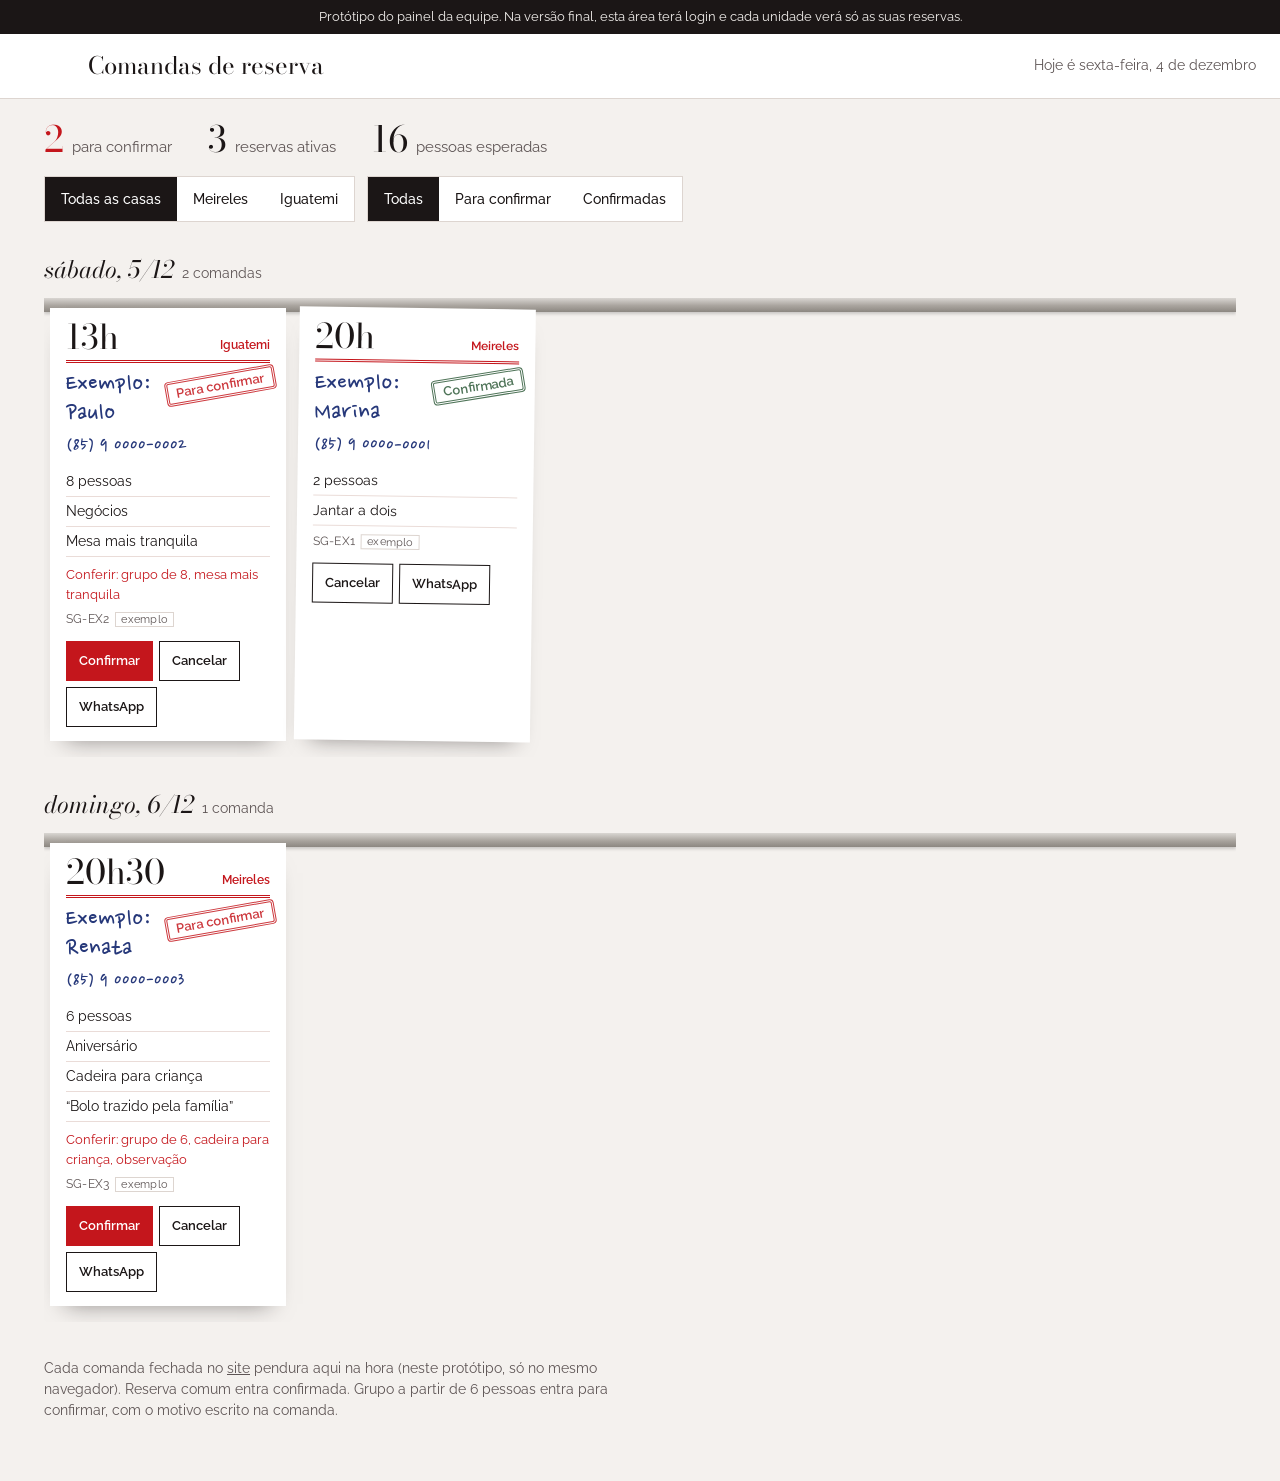
<file: painel/index.html>
<!doctype html>
<html lang="pt-BR">
<head>
<meta charset="utf-8">
<meta name="viewport" content="width=device-width,initial-scale=1">
<meta name="robots" content="noindex,nofollow">
<title>Painel da equipe · Santa Grelha</title>
<link rel="preconnect" href="https://fonts.googleapis.com">
<link rel="preconnect" href="https://fonts.gstatic.com" crossorigin>
<link href="https://fonts.googleapis.com/css2?family=Bodoni+Moda:ital,opsz,wght@0,6..96,400;0,6..96,500;1,6..96,400&family=Raleway:wght@400;500;600&family=Nanum+Pen+Script&display=swap" rel="stylesheet">
<style>
/* Painel do Santa Grelha: o trilho de comandas da cozinha. Cada dia é um trilho; cada reserva é uma comanda pendurada,
   com o horário no alto e o carimbo da situação. A equipe confirma ou cancela direto na comanda. */
:root{--toalha:#F4F1EE;--papel:#fff;--tinta:#1B1616;--tinta-2:#5E5555;--sg:#C4161C;--sg-escuro:#8E0E13;--verde:#2F5B3A;--regra:#DDD5D0;--pauta:#EADCD8;--caneta:#26387A;
 --serif:'Bodoni Moda',Didot,serif;--sans:'Raleway',system-ui,sans-serif;--mao:'Nanum Pen Script','Bradley Hand',cursive;
 --logo:url(https://static.wixstatic.com/media/404bb8_81e786be002e46a6983a11a3dbeebdc5~mv2.png/v1/fill/w_600,h_440,al_c,q_85/sg.png)}
*{box-sizing:border-box;margin:0;padding:0}
body{background:var(--toalha);color:var(--tinta);font:400 15px/1.5 var(--sans);-webkit-font-smoothing:antialiased}
a{color:inherit}
:focus-visible{outline:3px solid var(--sg);outline-offset:2px}
.demo{background:var(--tinta);color:var(--toalha);font-size:13px;text-align:center;padding:7px 16px}
.mono{background:var(--sg);-webkit-mask:var(--logo) center/contain no-repeat;mask:var(--logo) center/contain no-repeat}
header{display:flex;align-items:center;gap:16px;padding:14px 24px;flex-wrap:wrap;background:var(--papel);border-bottom:1px solid var(--regra)}
header .mono{width:48px;height:36px}
header h1{font-family:var(--serif);font-weight:400;font-size:24px}
header .hoje{margin-left:auto;font-size:14px;color:var(--tinta-2)}
main{max-width:1240px;margin:0 auto;padding:22px 24px 60px}
.numeros{display:flex;gap:36px;flex-wrap:wrap;margin-bottom:18px}
.numeros div{display:flex;align-items:baseline;gap:8px}
.numeros b{font-family:var(--serif);font-weight:400;font-size:36px;line-height:1}
.numeros span{color:var(--tinta-2)}
.numeros .alerta b{color:var(--sg)}
.barra{display:flex;gap:12px;flex-wrap:wrap;margin-bottom:8px}
.filtro{display:flex;background:var(--papel);border:1px solid var(--regra);max-width:100%;overflow-x:auto}
.filtro button{background:none;border:0;font:500 14px var(--sans);min-height:44px;padding:0 16px;cursor:pointer;color:var(--tinta);white-space:nowrap}
.filtro button[aria-pressed=true]{background:var(--tinta);color:#fff}

/* o trilho */
.dia{margin-top:30px}
.dia h2{font-family:var(--serif);font-style:italic;font-weight:400;font-size:24px}
.dia h2 small{font:400 14px var(--sans);font-style:normal;color:var(--tinta-2);margin-left:8px}
.trilho{position:relative;margin-top:10px;padding-top:16px;overflow-x:auto}
.trilho::before{content:'';position:absolute;left:0;right:0;top:0;height:14px;background:linear-gradient(180deg,#d9d6d2,#a9a49e 55%,#8c8781);box-shadow:0 2px 3px rgba(0,0,0,.18)}
.fila{display:flex;gap:14px;padding:0 6px 16px;width:max-content;min-width:100%}
.comanda{width:236px;flex:none;background:var(--papel);position:relative;box-shadow:0 14px 22px -16px rgba(27,22,22,.5);transform-origin:50% -8px;padding:12px 16px 14px;margin-top:-6px}
.comanda:nth-child(3n+2){transform:rotate(.8deg)}.comanda:nth-child(3n){transform:rotate(-.6deg)}
.comanda .topo{display:flex;justify-content:space-between;align-items:baseline;border-bottom:3px double var(--sg);padding-bottom:6px}
.comanda .topo b{font-family:var(--serif);font-weight:400;font-size:34px;line-height:1}
.comanda .topo span{font-size:12px;font-weight:600;color:var(--sg)}
.comanda .nome{font-family:var(--mao);font-size:28px;line-height:1.05;color:var(--caneta);margin-top:8px}
.comanda .tel{font-family:var(--mao);font-size:21px;color:var(--caneta)}
.comanda .linhas{list-style:none;margin-top:6px;font-size:14px}
.comanda .linhas li{border-bottom:1px solid var(--pauta);padding:4px 0}
.comanda .conferir{font-size:13px;color:var(--sg);margin-top:8px}
.comanda .cod{font-size:12px;color:var(--tinta-2);margin-top:6px;letter-spacing:.02em}
.comanda .ex{font-size:11px;color:var(--tinta-2);border:1px solid var(--regra);padding:0 5px;margin-left:6px}
.carimbo{float:right;margin:10px -6px 4px 8px;border:3px double currentColor;border-radius:4px;padding:2px 8px;font:600 13px var(--sans);transform:rotate(-10deg);mix-blend-mode:multiply;opacity:.85;background:var(--papel)}
.carimbo.confirmada{color:var(--verde)}.carimbo.aguardando{color:var(--sg)}.carimbo.cancelada{color:var(--tinta-2)}
.comanda.cancelada{opacity:.55}
.comanda.cancelada .nome{text-decoration:line-through}
.acoes{display:flex;gap:6px;margin-top:12px;flex-wrap:wrap}
.acoes button,.acoes a{font:600 13px var(--sans);min-height:40px;padding:0 12px;border:1px solid var(--tinta);background:none;color:var(--tinta);cursor:pointer;text-decoration:none;display:inline-flex;align-items:center}
.acoes .sim{background:var(--sg);border-color:var(--sg);color:#fff}
.vazio{margin-top:30px;padding:30px;background:var(--papel);text-align:center;color:var(--tinta-2)}
.rodape{margin-top:36px;font-size:14px;color:var(--tinta-2);max-width:70ch}
@media (max-width:640px){main{padding:18px 14px 50px}header{padding:12px 14px}.numeros{gap:20px}.numeros b{font-size:28px}}
</style>
</head>
<body>
<div class="demo">Protótipo do painel da equipe. Na versão final, esta área terá login e cada unidade verá só as suas reservas.</div>
<header><div class="mono" role="img" aria-label="Santa Grelha"></div><h1>Comandas de reserva</h1><span class="hoje" id="hoje"></span></header>
<main>
  <div class="numeros" id="numeros"></div>
  <div class="barra">
    <div class="filtro" role="group" aria-label="Casa" id="f-casa"></div>
    <div class="filtro" role="group" aria-label="Situação" id="f-status">
      <button type="button" data-f="todas" aria-pressed="true">Todas</button>
      <button type="button" data-f="aguardando" aria-pressed="false">Para confirmar</button>
      <button type="button" data-f="confirmada" aria-pressed="false">Confirmadas</button>
    </div>
  </div>
  <div id="dias"></div>
  <p class="rodape">Cada comanda fechada no <a href="../site/#comanda">site</a> pendura aqui na hora (neste protótipo, só no mesmo navegador). Reserva comum entra confirmada. Grupo a partir de 6 pessoas entra para confirmar, com o motivo escrito na comanda.</p>
</main>
<script src="../site/marca.js"></script>
<script src="../site/comum.js"></script>
<script>
lang='pt';
const esc=t=>String(t??'').replace(/[&<>"]/g,c=>({'&':'&amp;','<':'&lt;','>':'&gt;','"':'&quot;'}[c]));
const base=new Date(new Date().toLocaleString('en-US',{timeZone:'America/Fortaleza'}));
const dd=(k,h,m)=>{const x=new Date(base);x.setDate(base.getDate()+k);x.setHours(h,m,0,0);return x;};
const fd=x=>`${DIAS[x.getDay()]}, ${x.getDate()}/${x.getMonth()+1}`;
let exemplos=(MARCA.exemplos||[]).map((e,i)=>{const x=dd(e.k,e.h,e.m);return {...e,codigo:MARCA.prefixo+'-EX'+(i+1),exemplo:1,inicio:x.toISOString(),dia:fd(x),hora:hm(e.h*60+e.m)};});
let fCasa='todas',fStatus='todas';
const todas=()=>[...Reservas.todas(),...exemplos].sort((a,b)=>new Date(a.inicio)-new Date(b.inicio));
function muda(c,s){if(c.includes('-EX'))exemplos.find(x=>x.codigo===c).status=s;else Reservas.muda(c,{status:s});pinta();}
const ROT={aguardando:'Para confirmar',confirmada:'Confirmada',cancelada:'Cancelada'};
function comanda(x){const u=unidade(x.casa),itens=[x.pessoas+' pessoas',x.ocasiao,...(x.pedidos||[]),x.obs?`“${x.obs}”`:''].filter(Boolean);
 return `<article class="comanda ${x.status}"><div class="topo"><b>${x.hora}</b><span>${u?u.nome:''}</span></div>
  <div class="carimbo ${x.status}">${ROT[x.status]}</div>
  <div class="nome">${esc(x.nome)}</div><div class="tel">${esc(x.zap)}</div>
  <ul class="linhas">${itens.map(t=>`<li>${esc(t)}</li>`).join('')}</ul>
  ${x.status==='aguardando'&&x.motivos&&x.motivos.length?`<p class="conferir">Conferir: ${esc(x.motivos.join(', '))}</p>`:''}
  <p class="cod">${x.codigo}${x.exemplo?'<span class="ex">exemplo</span>':''}</p>
  <div class="acoes">${x.status==='aguardando'?`<button type="button" class="sim" data-r="${x.codigo}" data-s="confirmada">Confirmar</button>`:''}${x.status!=='cancelada'?`<button type="button" data-r="${x.codigo}" data-s="cancelada">Cancelar</button>`:''}<a href="https://wa.me/55${String(x.zap).replace(/\D/g,'').replace(/^55/,'')}" target="_blank" rel="noopener">WhatsApp</a></div></article>`;}
function pinta(){
 document.getElementById('hoje').textContent='Hoje é '+new Date().toLocaleDateString('pt-BR',{timeZone:'America/Fortaleza',weekday:'long',day:'numeric',month:'long'});
 const l=todas().filter(x=>fCasa==='todas'||x.casa===fCasa),at=l.filter(x=>x.status!=='cancelada'),ag=at.filter(x=>x.status==='aguardando').length;
 document.getElementById('numeros').innerHTML=[[ag,'para confirmar',ag?'alerta':''],[at.length,'reservas ativas',''],[at.reduce((s,x)=>s+Number(x.pessoas),0),'pessoas esperadas','']].map(([n,t,c])=>`<div class="${c}"><b>${n}</b><span>${t}</span></div>`).join('');
 document.getElementById('f-casa').innerHTML=[['todas','Todas as casas'],...MARCA.unidades.map(u=>[u.id,u.nome])].map(([k,n])=>`<button type="button" data-c="${k}" aria-pressed="${fCasa===k}">${n}</button>`).join('');
 const vis=l.filter(x=>fStatus==='todas'||x.status===fStatus),grupos=new Map();
 vis.forEach(x=>{if(!grupos.has(x.dia))grupos.set(x.dia,[]);grupos.get(x.dia).push(x);});
 document.getElementById('dias').innerHTML=vis.length?[...grupos].map(([dia,lista])=>`<section class="dia"><h2>${dia}<small>${lista.length} ${lista.length===1?'comanda':'comandas'}</small></h2><div class="trilho"><div class="fila">${lista.map(comanda).join('')}</div></div></section>`).join('')
  :`<p class="vazio">Nenhuma comanda pendurada. <a href="../site/#comanda">Feche uma comanda no site</a> para ver como ela chega.</p>`;
}
document.getElementById('dias').addEventListener('click',e=>{const b=e.target.closest('button[data-r]');if(b)muda(b.dataset.r,b.dataset.s);});
document.getElementById('f-casa').addEventListener('click',e=>{const b=e.target.closest('button');if(b){fCasa=b.dataset.c;pinta();}});
document.getElementById('f-status').addEventListener('click',e=>{const b=e.target.closest('button');if(!b)return;fStatus=b.dataset.f;document.querySelectorAll('#f-status button').forEach(x=>x.setAttribute('aria-pressed',x===b));pinta();});
addEventListener('storage',pinta);
pinta();
</script>
</body>
</html>
</file>
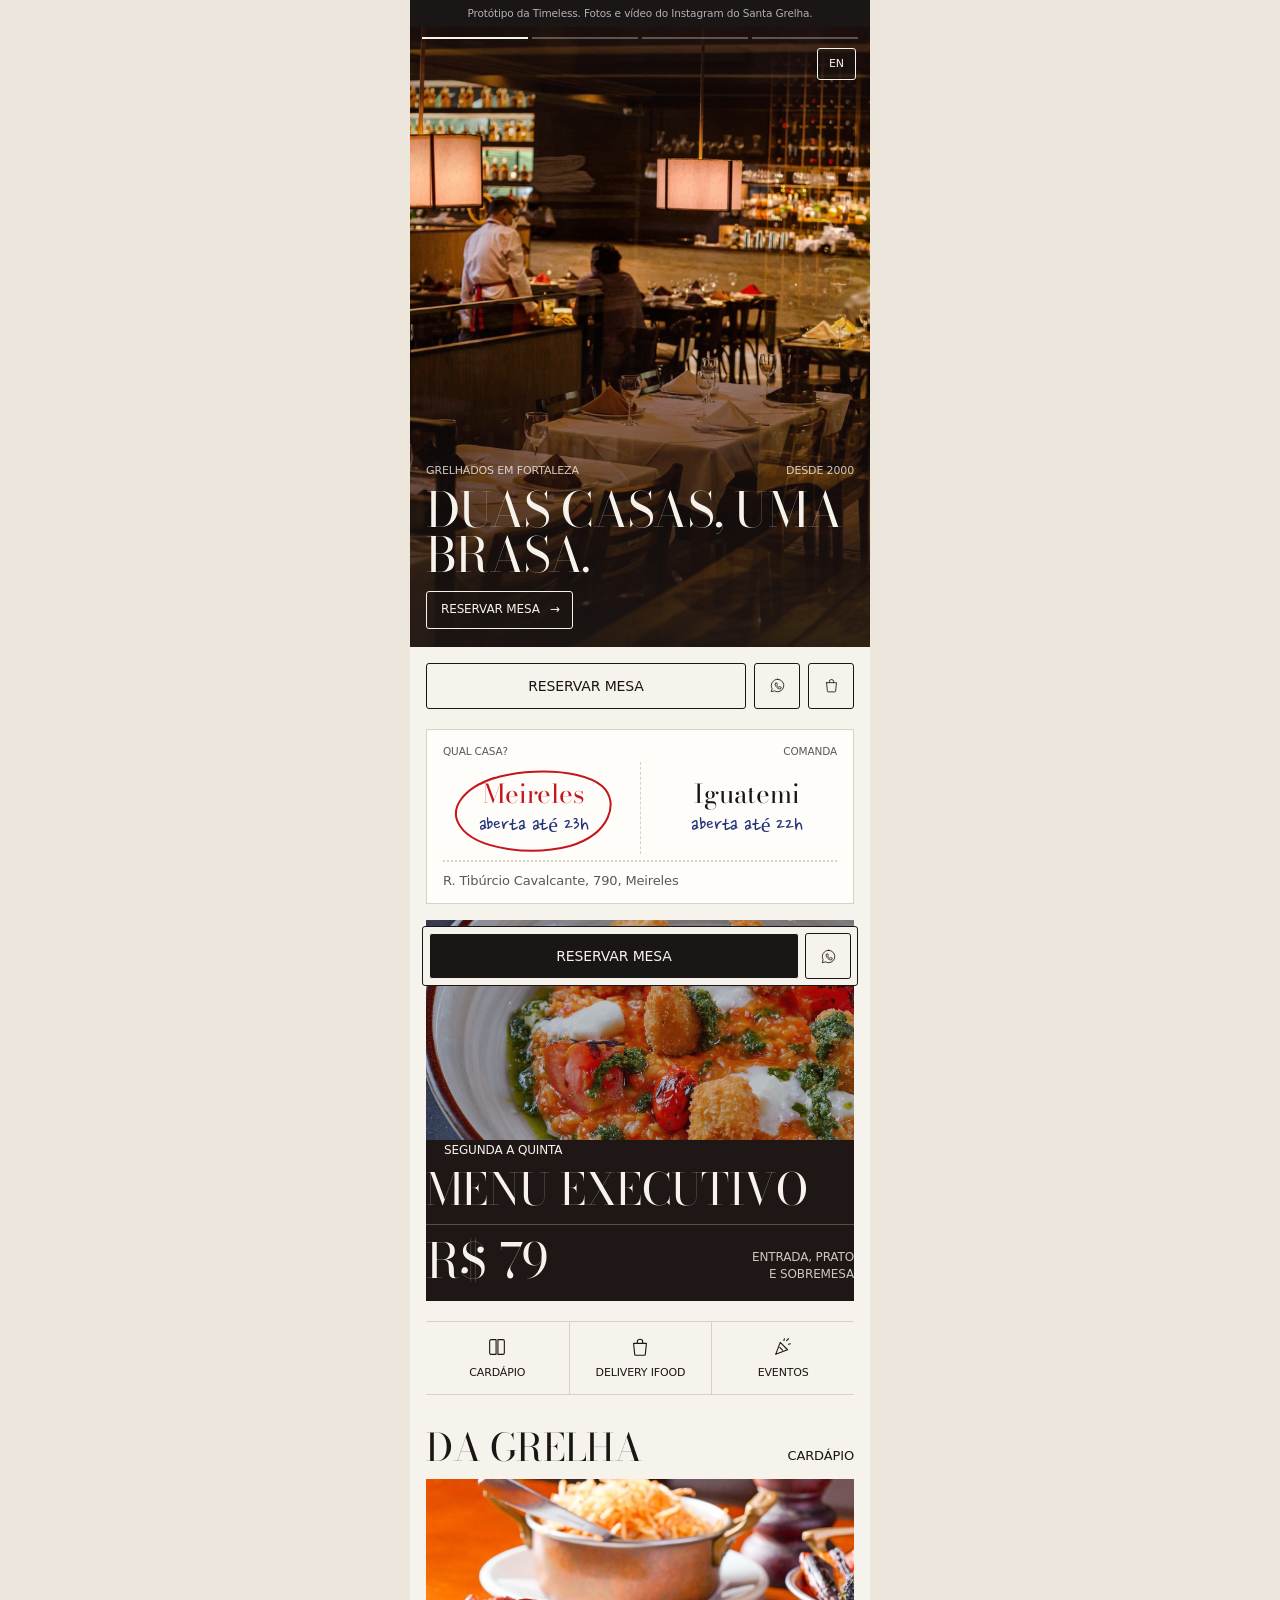
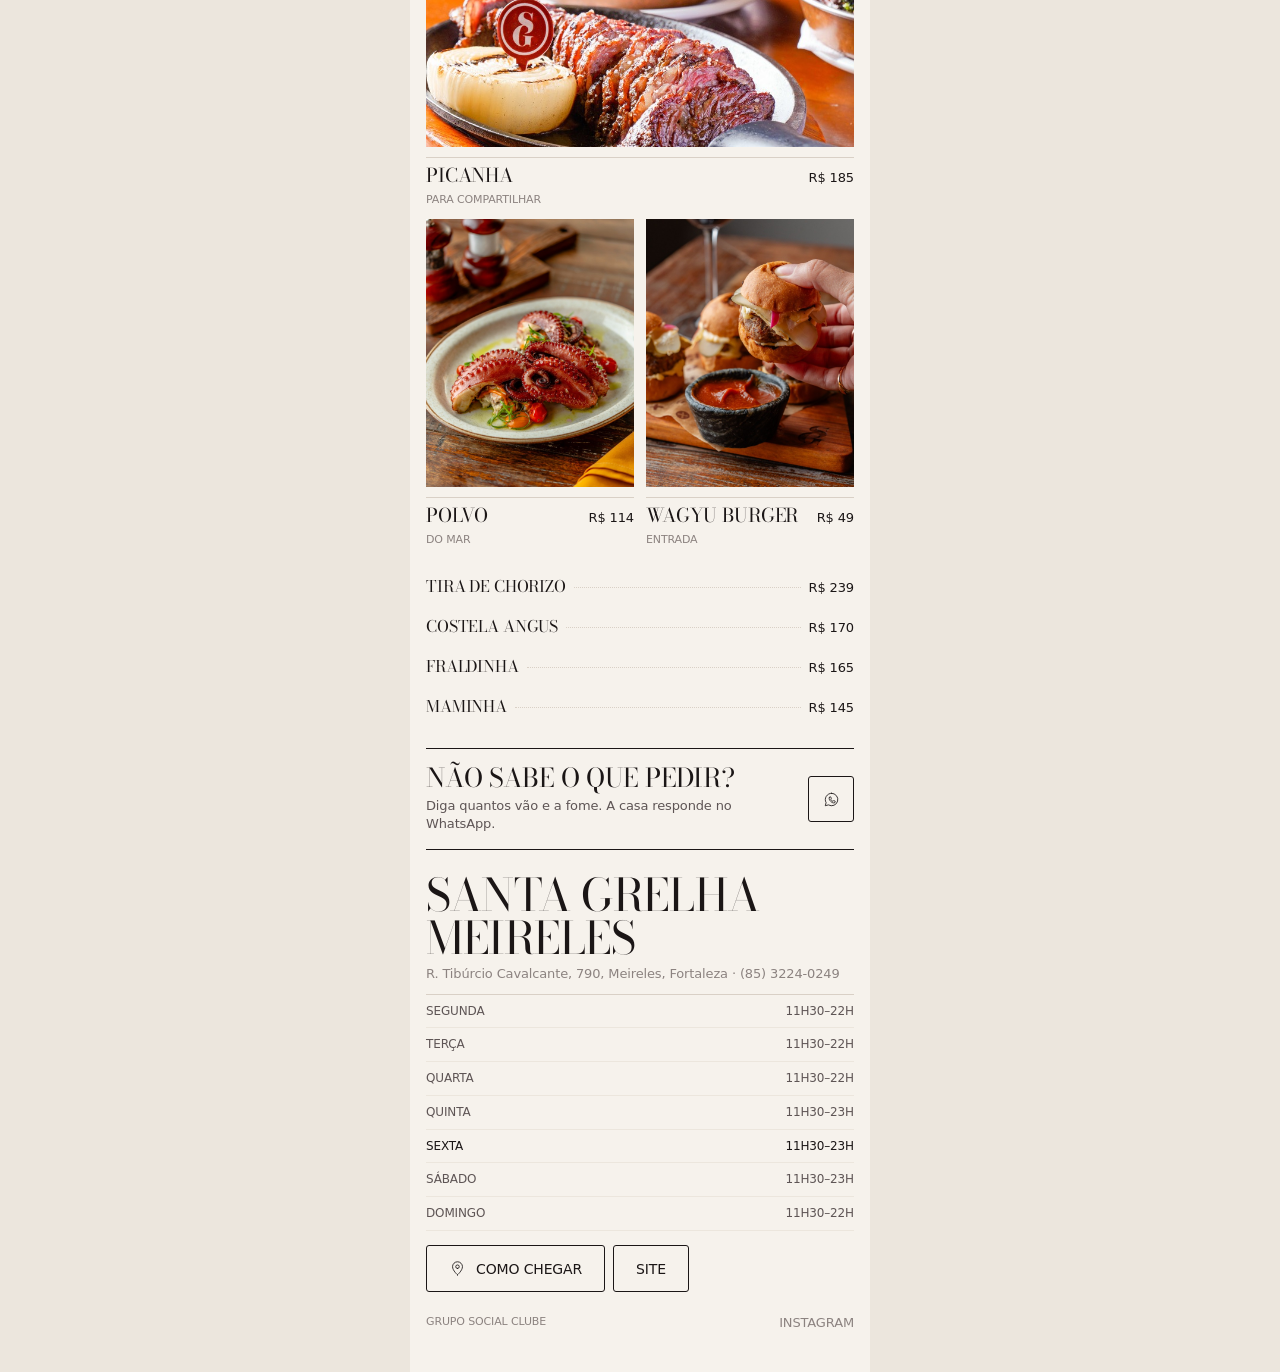
<file: site/links/index.html>
<!doctype html>
<html lang="pt-BR">
<head>
<meta charset="utf-8">
<meta name="viewport" content="width=device-width,initial-scale=1,viewport-fit=cover">
<meta name="robots" content="noindex,nofollow">
<meta name="theme-color" content="#1e1715">
<title>Santa Grelha</title>
<meta name="description" content="Santa Grelha, grelhados em Fortaleza desde 2000. Meireles e Iguatemi. Reserve a mesa, veja a carta e fale com a casa.">
<link rel="preconnect" href="https://fonts.googleapis.com"><link rel="preconnect" href="https://fonts.gstatic.com" crossorigin>
<link href="https://fonts.googleapis.com/css2?family=Bodoni+Moda:ital,opsz,wght@0,6..96,400;0,6..96,500;1,6..96,400&family=Nanum+Pen+Script&display=swap" rel="stylesheet">
<link rel="preconnect" href="https://api.fontshare.com" crossorigin>
<link href="https://api.fontshare.com/v2/css?f[]=satoshi@500,700&display=swap" rel="stylesheet">
<link rel="stylesheet" href="../estilo.css">
<style>
/* Bio do Santa Grelha. Lógica do PróLINK; identidade da casa: linho branco, vermelho, monograma, a Bodoni do logo.
   Stories do salão no topo, o cartão forte do executivo, a faixa de três, os pratos, a comanda das casas e a ajuda. */
.pg{max-width:460px;margin:0 auto;position:relative;padding-bottom:40px;background:var(--pergaminho)}
@media (min-width:600px){body{background:var(--linho)}}
.demo{font-size:10.5px;text-align:center;padding:6px 12px;background:var(--onix);color:rgba(246,242,236,.7)}

/* stories */
.stories{position:relative;height:min(74svh,620px);min-height:520px;overflow:hidden;background:var(--torra);color:var(--pergaminho);touch-action:pan-y}
.st{position:absolute;inset:0;opacity:0;transition:opacity .6s var(--ease)}
.st.on{opacity:1}
.st video,.st img{position:absolute;inset:0;width:100%;height:100%;object-fit:cover}
.st::after{content:'';position:absolute;inset:0;background:linear-gradient(180deg,rgba(30,23,21,.55),rgba(30,23,21,0) 24%,rgba(30,23,21,.05) 44%,rgba(30,23,21,.88))}
.barras{position:absolute;z-index:3;top:10px;left:12px;right:12px;display:flex;gap:4px}
.barras i{flex:1;height:2px;background:rgba(246,242,236,.3);overflow:hidden}
.barras i b{display:block;height:100%;width:0;background:var(--pergaminho)}
.barras i.feito b{width:100%}
.barras i.agora b{animation:enche var(--dur,5.5s) linear forwards}
@keyframes enche{to{width:100%}}
.topo{position:absolute;z-index:3;top:20px;left:14px;right:14px;display:flex;justify-content:space-between;align-items:center}
.topo .mono{--w:46px}
.topo .dir{display:flex;gap:6px}
.topo .btn{min-height:32px;padding:7px 11px;font-size:11px;background:rgba(30,23,21,.45)}
.st .txt{position:absolute;z-index:2;left:16px;right:16px;bottom:18px}
.st .txt .meta{display:flex;justify-content:space-between;font-size:11px;text-transform:uppercase;color:rgba(246,242,236,.8)}
.st .txt h2{font:400 48px/.92 var(--serif);text-transform:uppercase;letter-spacing:-.015em;margin-top:10px}
.etiqueta{display:inline-flex;align-items:center;gap:10px;margin-top:14px;min-height:38px;padding:0 12px 0 14px;border:1px solid var(--pergaminho);border-radius:3px;font-size:12px;text-transform:uppercase;background:rgba(30,23,21,.35)}
.etiqueta small{opacity:.7;font-size:10.5px}
.toque{position:absolute;z-index:1;top:0;bottom:0;width:34%}
.toque.e{left:0}.toque.d{right:0}

.acoes{display:flex;gap:8px;padding:16px 16px 0}
.acoes .principal{flex:1}

/* a comanda das casas (o canhoto que se escolhe, circulado à mão) */
.comanda{margin:20px 16px 0;background:#fffdf9;border:1px solid var(--pedra);padding:14px 0 4px}
.comanda .num{display:flex;justify-content:space-between;padding:0 16px;font-size:10.5px;text-transform:uppercase;color:var(--cafe)}
.canhotos{display:grid;grid-template-columns:1fr 1fr;margin-top:4px}
.canhotos button{position:relative;padding:14px 8px;min-height:92px;text-align:center}
.canhotos button+button{border-left:1px dashed var(--pedra)}
.canhotos b{display:block;font:400 26px/1.1 var(--serif)}
.canhotos small{display:block;font:22px/1.1 var(--mao);color:var(--caneta);margin-top:4px}
.canhotos svg.circulo{position:absolute;left:50%;top:2px;width:168px;height:88px;margin-left:-84px;overflow:visible;pointer-events:none}
.canhotos svg.circulo path{fill:none;stroke:var(--sg);stroke-width:2;stroke-linecap:round;stroke-dasharray:420;stroke-dashoffset:420;transition:stroke-dashoffset .9s var(--ease)}
.canhotos button[aria-pressed=true] svg.circulo path{stroke-dashoffset:0}
.canhotos button[aria-pressed=true] b{color:var(--sg)}
.comanda .end{border-top:2px dotted var(--pedra);margin:6px 16px 0;padding:10px 0 8px;font-size:13px;color:var(--cafe)}

/* cartão forte: o executivo, no escuro do salão */
.forte{position:relative;display:block;width:calc(100% - 32px);margin:16px 16px 0;overflow:hidden;color:var(--pergaminho);background:var(--torra);text-align:left}
.forte img{width:100%;height:220px;object-fit:cover;opacity:.75}
.forte .t{padding:18px}
.forte h3{font:400 44px/.92 var(--serif);text-transform:uppercase;letter-spacing:-.015em}
.forte .l{display:flex;justify-content:space-between;align-items:flex-end;gap:12px;margin-top:14px;padding-top:14px;border-top:1px solid rgba(246,242,236,.25)}
.forte .l b{font:400 48px/.9 var(--serif)}
.forte .l span{font-size:12px;text-transform:uppercase;line-height:1.35;color:rgba(246,242,236,.8);text-align:right}

/* faixa de três */
.tres{display:grid;grid-template-columns:repeat(3,1fr);margin:20px 16px 0;border-top:1px solid var(--pedra);border-bottom:1px solid var(--pedra)}
.tres a,.tres button{display:flex;flex-direction:column;align-items:center;gap:8px;padding:14px 4px;font-size:11px;text-transform:uppercase;text-align:center;line-height:1.2}
.tres>*+*{border-left:1px solid var(--pedra)}
.tres svg.ic{width:22px;height:22px}

/* pratos */
.cab{display:flex;justify-content:space-between;align-items:flex-end;margin:34px 16px 14px}
.cab h3{font:400 38px/.95 var(--serif);text-transform:uppercase;letter-spacing:-.01em}
.grade{display:grid;grid-template-columns:1fr 1fr;gap:12px;padding:0 16px}
.prato{display:block;text-align:left}
.prato img{width:100%;aspect-ratio:4/5;object-fit:cover}
.prato .l{display:flex;justify-content:space-between;align-items:baseline;gap:6px;margin-top:10px;padding-top:8px;border-top:1px solid var(--pedra)}
.prato b{font:400 19px/1 var(--serif);text-transform:uppercase}
.prato .p{font-size:13px;white-space:nowrap}
.prato small{display:block;font-size:11px;text-transform:uppercase;color:var(--nogueira);margin-top:5px}
.prato.largo{grid-column:span 2}
.prato.largo img{aspect-ratio:16/11}
.carta{grid-column:span 2;margin-top:6px}
.carta div{display:flex;align-items:baseline;gap:8px;padding:8px 0}
.carta div b{font:400 16px var(--serif);text-transform:uppercase}
.carta div::after{content:'';order:2;flex:1;border-bottom:1px dotted var(--pedra);transform:translateY(-4px)}
.carta div span{order:3;font-size:13px}

.ajuda{display:flex;align-items:center;gap:14px;margin:22px 16px 0;padding:16px 0;border-top:1px solid var(--onix);border-bottom:1px solid var(--onix)}
.ajuda div{flex:1}
.ajuda b{display:block;font:400 26px/1 var(--serif);text-transform:uppercase}
.ajuda p{font-size:13px;color:var(--cafe);margin-top:6px}
.info{margin:24px 16px 0}
.info ul{list-style:none;margin-top:10px;border-top:1px solid var(--pedra)}
.info li{display:flex;justify-content:space-between;padding:8px 0;border-bottom:1px solid var(--linho);font-size:12px;text-transform:uppercase;color:var(--cafe)}
.info li.hoje{color:var(--onix)}
.rodape{display:flex;justify-content:space-between;gap:10px;margin:22px 16px 0;font-size:11px;text-transform:uppercase;color:var(--nogueira)}

/* folhas */
.folha-m{position:fixed;inset:0;z-index:50;display:flex;align-items:flex-end;justify-content:center;background:rgba(30,23,21,.55);opacity:0;pointer-events:none;transition:opacity .3s}
.folha-m.on{opacity:1;pointer-events:auto}
.folha-m .caixa{width:min(460px,100%);height:94svh;overflow:hidden;background:var(--pergaminho);transform:translateY(100%);transition:transform .5s var(--ease);display:flex;flex-direction:column}
.folha-m.on .caixa{transform:none}
.cab-m{display:flex;align-items:center;gap:12px;padding:14px 16px;border-bottom:1px solid var(--pedra);flex:none}
.cab-m b{flex:1;font:400 26px/1 var(--serif);text-transform:uppercase}
.corpo-m{flex:1;overflow-y:auto;overflow-x:hidden;padding:16px 16px 24px;overscroll-behavior:contain}
.prato-m img{width:calc(100% + 32px);margin:-16px -16px 0;height:380px;object-fit:cover}
.prato-m h3{font:400 44px/.92 var(--serif);text-transform:uppercase;margin-top:18px}
.prato-m .pr{font:400 30px var(--serif);margin-top:12px}
.doca{position:fixed;z-index:30;left:50%;bottom:calc(10px + env(safe-area-inset-bottom,0px));width:min(436px,calc(100% - 20px));transform:translate(-50%,160%);display:flex;gap:6px;padding:6px;background:var(--pergaminho);border:1px solid var(--onix);border-radius:3px;transition:transform .5s var(--ease)}
.doca.on{transform:translate(-50%,0)}
.doca .principal{flex:1;background:var(--onix);color:var(--pergaminho)}
</style>
</head>
<body>
<svg width="0" height="0" style="position:absolute" aria-hidden="true">
  <filter id="tinta"><feTurbulence type="fractalNoise" baseFrequency=".9" numOctaves="2" seed="4"/><feDisplacementMap in="SourceGraphic" scale="3"/></filter>
  <symbol id="i-zap" viewBox="0 0 24 24"><path d="M12 3.2a8.8 8.8 0 0 0-7.6 13.2L3.2 20.8l4.5-1.2A8.8 8.8 0 1 0 12 3.2Z"/><path d="M9.2 8.6c.2-.4.5-.4.8-.4h.5c.2 0 .4.1.5.4l.7 1.6c.1.2 0 .5-.1.7l-.5.6c-.1.1-.1.3 0 .5.6 1 1.4 1.8 2.5 2.4.2.1.4.1.5 0l.6-.7c.2-.2.4-.2.7-.1l1.6.7c.3.1.4.4.4.6 0 .9-.7 1.8-1.7 1.9-1.3.2-3-.4-4.7-2-1.6-1.6-2.4-3.3-2.3-4.6 0-.5.2-.9.5-1.2Z"/></symbol>
  <symbol id="i-sacola" viewBox="0 0 24 24"><path d="M5 8h14l-1.2 12.1a1 1 0 0 1-1 .9H7.2a1 1 0 0 1-1-.9L5 8Zm4 0V6.5a3 3 0 0 1 6 0V8"/></symbol>
  <symbol id="i-pino" viewBox="0 0 24 24"><path d="M12 21s-7-6.1-7-11.5A7 7 0 0 1 19 9.5C19 14.9 12 21 12 21Zm0-9a2.5 2.5 0 1 0 0-5 2.5 2.5 0 0 0 0 5Z"/></symbol>
  <symbol id="i-x" viewBox="0 0 24 24"><path d="M6 6l12 12M18 6 6 18"/></symbol>
  <symbol id="i-livro" viewBox="0 0 24 24"><path d="M4 5.5A1.5 1.5 0 0 1 5.5 4H11v16H5.5A1.5 1.5 0 0 1 4 18.5v-13Zm16 0A1.5 1.5 0 0 0 18.5 4H13v16h5.5a1.5 1.5 0 0 0 1.5-1.5v-13Z"/></symbol>
  <symbol id="i-festa" viewBox="0 0 24 24"><path d="M4 20 9 7l8 8-13 5Zm9-15 .5-2M18 9l2-.5M16 5l2-2M8.5 12.5l3 3"/></symbol>
</svg>

<div class="pg">
  <div class="demo">Protótipo da Timeless. Fotos e vídeo do Instagram do Santa Grelha.</div>

  <section class="stories" id="stories" aria-roledescription="carrossel" aria-label="Destaques do Santa Grelha">
    <div class="barras" id="barras" aria-hidden="true"></div>
    <div class="topo"><span class="mono" role="img" aria-label="Santa Grelha"></span><div class="dir"><button type="button" class="btn" id="lang" aria-label="Ver em inglês">EN</button></div></div>
    <div class="st on"><img src="../fotos/tradicao.jpg" alt="Salão do Santa Grelha com as mesas postas" style="object-position:50% 80%">
      <div class="txt"><div class="meta"><span data-t="s1a">Grelhados em Fortaleza</span><span data-t="s1b">Desde 2000</span></div><h2 data-t="s1h">Duas casas, uma brasa.</h2><button type="button" class="etiqueta" data-abre="reserva"><span data-t="res">Reservar mesa</span><span aria-hidden="true">→</span></button></div></div>
    <div class="st"><img src="../fotos/picanha.jpg" alt="Picanha do Santa Grelha" loading="lazy">
      <div class="txt"><div class="meta"><span data-t="s2a">Para compartilhar</span><span>R$ 185</span></div><h2>Picanha.</h2><button type="button" class="etiqueta" data-prato="0"><span data-t="s2e">Servida em fatias</span><span aria-hidden="true">→</span></button></div></div>
    <div class="st"><img src="../fotos/polvo.jpg" alt="Polvo glaceado na brasa" loading="lazy">
      <div class="txt"><div class="meta"><span data-t="s3a">Do mar</span><span>R$ 114</span></div><h2 data-t="s3h">Polvo na brasa.</h2><button type="button" class="etiqueta" data-prato="1"><span data-t="s3e">Glaceado na brasa</span><span aria-hidden="true">→</span></button></div></div>
    <div class="st"><video id="vid" autoplay muted loop playsinline preload="metadata" poster="../fotos/abertura.jpg" aria-label="A varanda do Santa Grelha"><source src="../fotos/abertura.mp4" type="video/mp4"></video>
      <div class="txt"><div class="meta"><span data-t="s4a">A varanda</span><span data-t="s4b">Eventos</span></div><h2 data-t="s4h">Para a sua data.</h2><a class="etiqueta" data-zap-evento href="#" target="_blank" rel="noopener"><span data-t="s4e">Falar com eventos</span><span aria-hidden="true">→</span></a></div></div>
    <button type="button" class="toque e" data-ir="-1" aria-label="Destaque anterior"></button><button type="button" class="toque d" data-ir="1" aria-label="Próximo destaque"></button>
  </section>

  <div class="acoes" id="acoes">
    <button type="button" class="btn principal" data-abre="reserva"><span data-t="res">Reservar mesa</span></button>
    <a class="btn quad" data-zap href="#" target="_blank" rel="noopener" aria-label="WhatsApp da casa"><svg class="ic"><use href="#i-zap"/></svg></a>
    <a class="btn quad" href="https://ifoodbr.onelink.me/F4X4/Santagrelha" target="_blank" rel="noopener" aria-label="Pedir no iFood"><svg class="ic"><use href="#i-sacola"/></svg></a>
  </div>

  <div class="comanda" aria-label="Escolha a casa">
    <p class="num"><span data-t="qual">Qual casa?</span><span id="num-c"></span></p>
    <div class="canhotos" id="canhotos" role="group"></div>
    <p class="end" id="end"></p>
  </div>

  <button type="button" class="forte" data-prato="3">
    <img src="../fotos/executivo.jpg" alt="Prato do menu executivo" loading="lazy">
    <span class="t"><span class="rot" data-t="eR">Segunda a quinta</span><h3 style="margin-top:10px" data-t="eT">Menu executivo</h3>
      <span class="l"><b>R$ 79</b><span data-t="eL">Entrada, prato<br>e sobremesa</span></span></span>
  </button>

  <nav class="tres" aria-label="Atalhos">
    <a href="../#cardapio"><svg class="ic"><use href="#i-livro"/></svg><span data-t="a1">Cardápio</span></a>
    <a href="https://ifoodbr.onelink.me/F4X4/Santagrelha" target="_blank" rel="noopener"><svg class="ic"><use href="#i-sacola"/></svg><span data-t="a2">Delivery iFood</span></a>
    <a data-zap-evento href="#" target="_blank" rel="noopener"><svg class="ic"><use href="#i-festa"/></svg><span data-t="a3">Eventos</span></a>
  </nav>

  <div class="cab"><h3 data-t="gT">Da grelha</h3><a class="link" href="../#cardapio" data-t="gV">Cardápio</a></div>
  <div class="grade" id="grade"></div>

  <div class="ajuda"><div><b data-t="hT">Não sabe o que pedir?</b><p data-t="hL">Diga quantos vão e a fome. A casa responde no WhatsApp.</p></div><a class="btn quad" data-zap href="#" target="_blank" rel="noopener" aria-label="Perguntar no WhatsApp"><svg class="ic"><use href="#i-zap"/></svg></a></div>

  <div class="info"><p class="serif d-m" id="casa-nome"></p><p class="leg" id="casa-end" style="margin-top:6px"></p><ul id="horas"></ul>
    <div class="acoes" style="padding:14px 0 0"><a class="btn" id="casa-mapa" href="#" target="_blank" rel="noopener"><svg class="ic"><use href="#i-pino"/></svg><span data-t="chegar">Como chegar</span></a><a class="btn" href="../" data-t="site">Site</a></div></div>
  <div class="rodape"><span>Grupo Social Clube</span><a class="link" href="https://www.instagram.com/santagrelhafortaleza/" target="_blank" rel="noopener">Instagram</a></div>
</div>

<div class="doca" id="doca"><button type="button" class="btn principal" data-abre="reserva"><span data-t="res">Reservar mesa</span></button><a class="btn quad" data-zap href="#" target="_blank" rel="noopener" aria-label="WhatsApp"><svg class="ic"><use href="#i-zap"/></svg></a></div>

<div class="folha-m" id="reserva" role="dialog" aria-modal="true" aria-labelledby="res-t" aria-hidden="true">
  <div class="caixa"><div class="cab-m"><b id="res-t" data-t="res">Reservar mesa</b><button type="button" class="btn quad" data-fecha aria-label="Fechar"><svg class="ic"><use href="#i-x"/></svg></button></div>
    <div class="corpo-m" id="reserva-corpo"></div></div>
</div>
<div class="folha-m" id="prato" role="dialog" aria-modal="true" aria-labelledby="pr-t" aria-hidden="true">
  <div class="caixa"><div class="cab-m"><b data-t="gT">Da grelha</b><button type="button" class="btn quad" data-fecha aria-label="Fechar"><svg class="ic"><use href="#i-x"/></svg></button></div>
    <div class="corpo-m prato-m" id="pr-corpo"></div>
    <div class="acoes" style="padding:12px 16px calc(14px + env(safe-area-inset-bottom,0px));border-top:1px solid var(--pedra)"><button type="button" class="btn principal" data-abre="reserva"><span data-t="res">Reservar mesa</span></button><a class="btn quad" href="https://ifoodbr.onelink.me/F4X4/Santagrelha" target="_blank" rel="noopener" aria-label="iFood"><svg class="ic"><use href="#i-sacola"/></svg></a></div></div>
</div>

<script src="../marca.js"></script>
<script src="../comum.js"></script>
<script src="../reserva.js"></script>
<script>
// WhatsApp de cada casa: os links que o próprio Santa Grelha publica no Linktree (24/11/2026). Confirmar com a casa antes de publicar.
const ZAP={meireles:'5585991640068',iguatemi:'5585991578346'};
const PRATOS=[
 {f:'picanha',n:['Picanha','Picanha'],s:['Para compartilhar','To share'],d:['Corte preferido dos brasileiros, servido em fatias.','Brazil’s favourite cut, sliced.'],p:185},
 {f:'polvo',n:['Polvo','Octopus'],s:['Do mar','From the sea'],d:['Tentáculos de polvo glaceados na brasa.','Octopus tentacles glazed over the fire.'],p:114},
 {f:'burger',n:['Wagyu burger','Wagyu sliders'],s:['Entrada','Starter'],d:['Mini burgers de wagyu com queijo brie e picles.','Mini wagyu burgers with brie and pickles.'],p:49},
 {f:'executivo',n:['Menu executivo','Lunch menu'],s:['Segunda a quinta','Monday to Thursday'],d:['Entrada, prato e sobremesa. Pratos e horário a confirmar com a casa.','Starter, main and dessert. Dishes and hours to be confirmed by the restaurant.'],p:79}];
const CARTA=[['Tira de chorizo','Chorizo strips',239],['Costela Angus','Angus short rib',170],['Fraldinha','Flank steak',165],['Maminha','Tri-tip',145]];
const EN={s1a:'Grilled in Fortaleza',s1b:'Since 2000',s1h:'Two houses, one fire.',res:'Book a table',s2a:'To share',s2e:'Served sliced',s3a:'From the sea',s3h:'Octopus on the fire.',s3e:'Glazed over the fire',s4a:'The deck',s4b:'Events',s4h:'For your date.',s4e:'Talk to events',
 qual:'Which house?',eR:'Monday to Thursday',eT:'Lunch menu',eL:'Starter, main<br>and dessert',a1:'Menu',a2:'iFood delivery',a3:'Events',gT:'From the grill',gV:'Menu',hT:'Can’t decide?',hL:'Tell us how many and how hungry. The house replies on WhatsApp.',chegar:'Directions',site:'Website'};
const PT={};document.querySelectorAll('[data-t]').forEach(e=>PT[e.dataset.t]=e.innerHTML);
const brl=n=>'R$ '+n.toLocaleString('pt-BR');
const esc=t=>String(t??'').replace(/[&<>"]/g,c=>({'&':'&amp;','<':'&lt;','>':'&gt;','"':'&quot;'}[c]));
const LL=a=>Array.isArray(a)?L(a[0],a[1]):a;
const CH=MARCA.id+'-casa';
let casa=(()=>{try{return localStorage.getItem(CH)}catch(e){return null}})();if(!unidade(casa))casa=MARCA.unidades[0].id;
const est=u=>{const s=estadoUnidade(u);return s.k==='aberta'?L(`aberta até ${hm(s.ate)}`,`open until ${hm(s.ate)}`):s.k==='fechada'?L(`abre amanhã, ${hm(s.abre)}`,`opens tomorrow, ${hm(s.abre)}`):L(`abre às ${hm(s.abre)}`,`opens at ${hm(s.abre)}`);};
const CIRC='<svg class="circulo" viewBox="0 0 168 88" aria-hidden="true"><path d="M30 20 C60 4 128 2 152 22 C170 38 160 70 120 82 C82 92 26 86 10 62 C-2 44 14 24 44 14"/></svg>';
const reserva=Reserva.monta(document.getElementById('reserva-corpo'),{casa,origem:'link da bio',aoTrocarCasa:c=>{casa=c;try{localStorage.setItem(CH,c)}catch(e){}pinta();}});

function pinta(){
  const u=unidade(casa),{d}=agoraFortaleza();
  document.getElementById('canhotos').innerHTML=MARCA.unidades.map(x=>`<button type="button" data-c="${x.id}" aria-pressed="${x.id===casa}">${CIRC}<b>${x.nome}</b><small>${est(x)}</small></button>`).join('');
  document.getElementById('num-c').textContent=L('Comanda','Order slip');
  document.getElementById('end').textContent=u.end;
  document.getElementById('casa-nome').textContent=`Santa Grelha ${u.nome}`;
  document.getElementById('casa-end').textContent=`${u.end}, Fortaleza · ${u.tel}`;
  document.getElementById('casa-mapa').href=u.mapa;
  document.getElementById('horas').innerHTML=[1,2,3,4,5,6,0].map(k=>`<li class="${k===d?'hoje':''}"><span>${(lang==='en'?DAYS:DIAS)[k]}</span><span>${u.hor[k].map(([a,b])=>`${hm(a)}–${hm(b)}`).join(' · ')}</span></li>`).join('');
  document.querySelectorAll('[data-zap]').forEach(a=>a.href=`https://wa.me/${ZAP[u.id]}?text=${encodeURIComponent(L(`Olá! Vim pelo link da bio e queria falar com o Santa Grelha ${u.nome}.`,`Hello! I came from the bio link and would like to talk to Santa Grelha ${u.nome}.`))}`);
  document.querySelectorAll('[data-zap-evento]').forEach(a=>a.href=`https://wa.me/${ZAP[u.id]}?text=${encodeURIComponent(L(`Olá! Vim pelo link da bio e gostaria de fazer um evento no Santa Grelha ${u.nome}.`,`Hello! I came from the bio link and would like to host an event at Santa Grelha ${u.nome}.`))}`);
  document.getElementById('grade').innerHTML=PRATOS.slice(0,3).map((p,i)=>`<button type="button" class="prato ${i===0?'largo':''}" data-prato="${i}"><img src="../fotos/${p.f}.jpg" alt="${esc(LL(p.n))}" loading="lazy" width="214" height="268"><span><span class="l"><b>${LL(p.n)}</b><span class="p">${brl(p.p)}</span></span><small>${LL(p.s)}</small></span></button>`).join('')
   +`<div class="carta">${CARTA.map(([pt,en,p])=>`<div><b>${L(pt,en)}</b><span>${brl(p)}</span></div>`).join('')}</div>`;
  reserva.pinta();}
document.getElementById('canhotos').addEventListener('click',e=>{const b=e.target.closest('button');if(!b)return;casa=b.dataset.c;try{localStorage.setItem(CH,casa)}catch(e){}reserva.casa(casa);pinta();});

/* stories */
const ST=[...document.querySelectorAll('.st')],DUR=[6500,5500,5500,6500];let si=0,sT=null;
const calmo=matchMedia('(prefers-reduced-motion: reduce)').matches;
document.getElementById('barras').innerHTML=ST.map(()=>'<i><b></b></i>').join('');
function story(n){si=(n+ST.length)%ST.length;ST.forEach((s,k)=>s.classList.toggle('on',k===si));
  document.querySelectorAll('#barras i').forEach((b,k)=>{b.className=k<si?'feito':k===si?'agora':'';b.style.setProperty('--dur',DUR[k]+'ms');const x=b.firstChild;x.style.animation='none';void x.offsetWidth;x.style.animation='';});
  clearTimeout(sT);if(!calmo)sT=setTimeout(()=>story(si+1),DUR[si]);}
const stEl=document.getElementById('stories');let sx=null;
stEl.addEventListener('click',e=>{const t=e.target.closest('[data-ir]');if(t)story(si+ +t.dataset.ir);});
stEl.addEventListener('pointerdown',e=>sx=e.clientX);stEl.addEventListener('pointerup',e=>{if(sx!==null&&Math.abs(e.clientX-sx)>40)story(si+(e.clientX<sx?1:-1));sx=null;});

/* folhas */
let ultimo=null;
function abre(id){const m=document.getElementById(id);if(!m.classList.contains('on'))ultimo=document.activeElement;
  document.querySelectorAll('.folha-m.on').forEach(x=>{if(x!==m){x.classList.remove('on');x.setAttribute('aria-hidden','true');}});
  m.classList.add('on');m.setAttribute('aria-hidden','false');document.body.style.overflow='hidden';clearTimeout(sT);setTimeout(()=>m.querySelector('[data-fecha]').focus(),60);
  if(id==='reserva'){reserva.reinicia();document.querySelector('#reserva .corpo-m').scrollTop=0;}}
function fecha(m){m.classList.remove('on');m.setAttribute('aria-hidden','true');document.body.style.overflow='';if(ultimo&&ultimo.focus)ultimo.focus();story(si);}
document.addEventListener('click',e=>{const a=e.target.closest('[data-abre]');if(a){e.preventDefault();abre(a.dataset.abre);return;}
  const f=e.target.closest('[data-fecha]');if(f){fecha(f.closest('.folha-m'));return;}
  const p=e.target.closest('[data-prato]');if(p){mostra(+p.dataset.prato);return;}
  if(e.target.classList&&e.target.classList.contains('folha-m'))fecha(e.target);});
addEventListener('keydown',e=>{const m=document.querySelector('.folha-m.on');if(m&&e.key==='Escape')fecha(m);});
function mostra(i){const p=PRATOS[i];document.getElementById('pr-corpo').innerHTML=`<img src="../fotos/${p.f}.jpg" alt="${esc(LL(p.n))}"><p class="rot" style="margin-top:18px;color:var(--nogueira)">${LL(p.s)}</p><h3 id="pr-t">${LL(p.n)}</h3><p class="corpo" style="margin-top:10px">${LL(p.d)}</p><p class="pr">${brl(p.p)}</p>`;abre('prato');}

function aplicaLang(){const bl=document.getElementById('lang');bl.textContent=lang==='en'?'PT':'EN';bl.setAttribute('aria-label',lang==='en'?'Ver em português':'Ver em inglês');document.documentElement.lang=lang==='en'?'en':'pt-BR';
  document.querySelectorAll('[data-t]').forEach(x=>{const v=lang==='en'?EN[x.dataset.t]:PT[x.dataset.t];if(v)x.innerHTML=v;});pinta();}
document.getElementById('lang').addEventListener('click',()=>{setLang(lang==='en'?'pt':'en');aplicaLang();});
const doca=document.getElementById('doca');
new IntersectionObserver(([e])=>doca.classList.toggle('on',!e.isIntersecting&&e.boundingClientRect.top<0)).observe(document.getElementById('acoes'));
const vid=document.getElementById('vid');if(calmo){vid.removeAttribute('autoplay');vid.pause();}
aplicaLang();story(0);setInterval(pinta,60000);
</script>
</body>
</html>
</file>
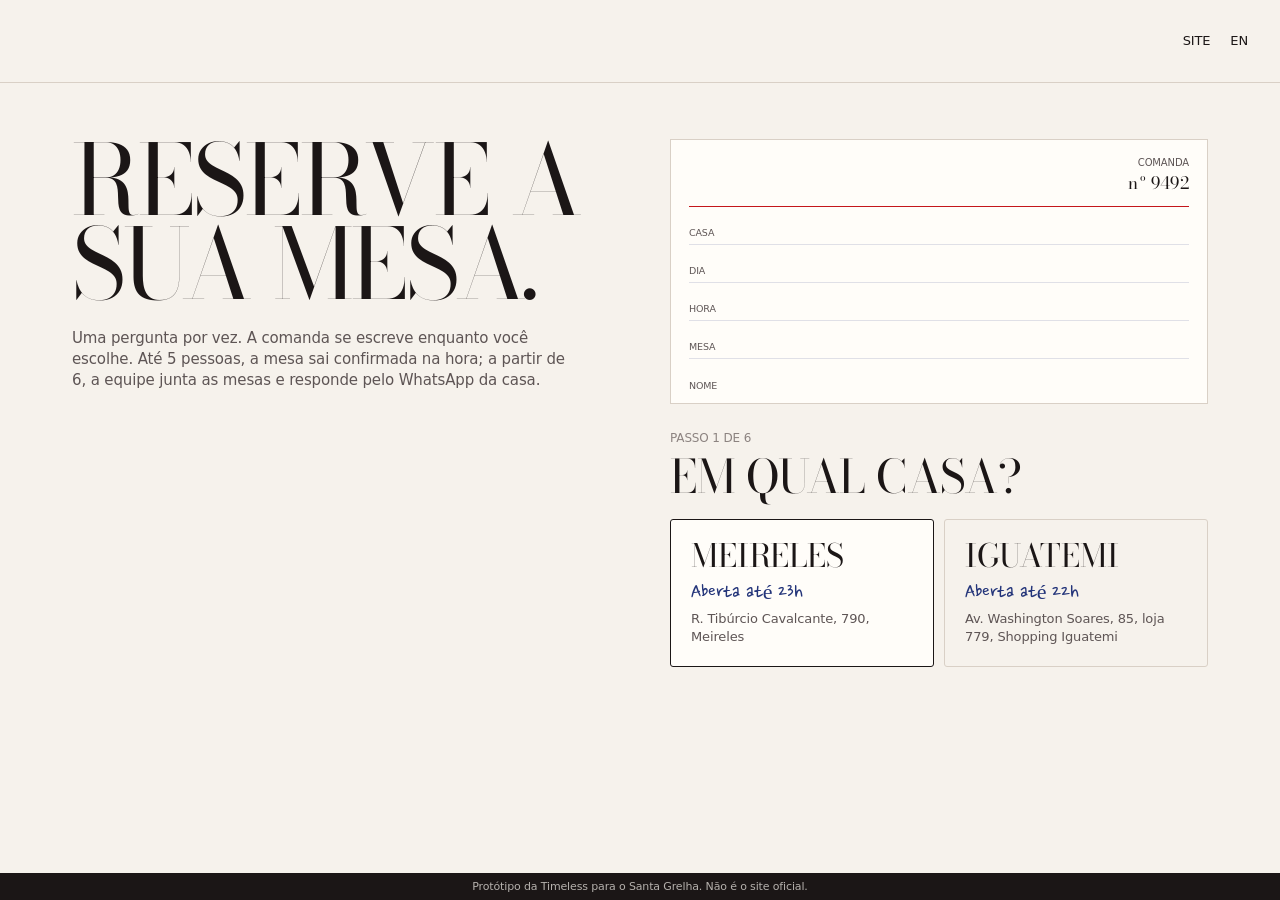
<file: site/reservar/index.html>
<!doctype html>
<html lang="pt-BR">
<head>
<meta charset="utf-8">
<meta name="viewport" content="width=device-width,initial-scale=1,viewport-fit=cover">
<meta name="robots" content="noindex,nofollow">
<meta name="theme-color" content="#f6f2ec">
<title>Reservar · Santa Grelha</title>
<meta name="description" content="Reserve a sua mesa no Santa Grelha, Meireles ou Iguatemi.">
<link rel="preconnect" href="https://fonts.googleapis.com"><link rel="preconnect" href="https://fonts.gstatic.com" crossorigin>
<link href="https://fonts.googleapis.com/css2?family=Bodoni+Moda:ital,opsz,wght@0,6..96,400;0,6..96,500;1,6..96,400&family=Nanum+Pen+Script&display=swap" rel="stylesheet">
<link rel="preconnect" href="https://api.fontshare.com" crossorigin>
<link href="https://api.fontshare.com/v2/css?f[]=satoshi@500,700&display=swap" rel="stylesheet">
<link rel="stylesheet" href="../estilo.css">
<style>
/* Endereço próprio da reserva (santagrelha.com.br/reservar): a mesma comanda do site e da bio, sozinha na página. */
.demo{position:fixed;z-index:60;left:0;right:0;bottom:0;font-size:11px;text-align:center;padding:6px 10px;background:var(--onix);color:rgba(246,242,236,.7)}
.topo{display:flex;justify-content:space-between;align-items:center;padding:22px 32px;border-bottom:1px solid var(--pedra)}
.topo .mono{--w:52px;color:var(--sg)}
.pg{max-width:1200px;margin:0 auto;padding:56px 32px 120px;display:grid;grid-template-columns:1fr 1fr;gap:60px;align-items:start}
.pg>*{min-width:0}
@media (max-width:900px){.topo{padding:16px 18px}.pg{grid-template-columns:1fr;gap:28px;padding:32px 18px 100px}}
</style>
</head>
<body>
<svg width="0" height="0" style="position:absolute" aria-hidden="true"><filter id="tinta"><feTurbulence type="fractalNoise" baseFrequency=".9" numOctaves="2" seed="4"/><feDisplacementMap in="SourceGraphic" scale="3"/></filter></svg>
<div class="demo">Protótipo da Timeless para o Santa Grelha. Não é o site oficial.</div>
<header class="topo"><a href="../" aria-label="Santa Grelha, início"><span class="mono" aria-hidden="true"></span></a><div style="display:flex;gap:20px;align-items:center"><a class="link" href="../" id="site">Site</a><button type="button" class="link" id="lang" aria-label="Ver em inglês">EN</button></div></header>
<main class="pg">
  <div><h1 class="serif d-xl" id="tit">Reserve a sua mesa.</h1><p class="corpo" style="margin-top:22px" id="sub">Uma pergunta por vez. A comanda se escreve enquanto você escolhe. Até 5 pessoas, a mesa sai confirmada na hora; a partir de 6, a equipe junta as mesas e responde pelo WhatsApp da casa.</p></div>
  <div id="reserva"></div>
</main>
<script src="../marca.js"></script>
<script src="../comum.js"></script>
<script src="../reserva.js"></script>
<script>
const reserva=Reserva.monta(document.getElementById('reserva'),{origem:'reservar'});
function aplicaLang(){const bl=document.getElementById('lang');bl.textContent=lang==='en'?'PT':'EN';bl.setAttribute('aria-label',lang==='en'?'Ver em português':'Ver em inglês');document.documentElement.lang=lang==='en'?'en':'pt-BR';
  document.getElementById('tit').textContent=L('Reserve a sua mesa.','Book your table.');document.getElementById('site').textContent=L('Site','Website');
  document.getElementById('sub').textContent=L('Uma pergunta por vez. A comanda se escreve enquanto você escolhe. Até 5 pessoas, a mesa sai confirmada na hora; a partir de 6, a equipe junta as mesas e responde pelo WhatsApp da casa.','One question at a time. The slip fills in as you choose. Up to 5 guests, the table is confirmed instantly; from 6, the team joins tables and replies on WhatsApp.');reserva.pinta();}
document.getElementById('lang').addEventListener('click',()=>{setLang(lang==='en'?'pt':'en');aplicaLang();});
aplicaLang();
</script>
</body>
</html>
</file>
<file: site/estilo.css>
/* Santa Grelha, sistema visual. Estrutura do DESIGN.md "Amrit Palace"; identidade do próprio Santa Grelha:
   linho branco, o vermelho e o monograma da casa, a Bodoni do logo. Fotos escuras do salão abrem e fecham a página.
   Serifa de peso 300 em caixa-alta, enorme e apertada; o resto em Satoshi 500, pequeno.
   Quina viva em tudo (0px); só botão e campo têm 3px. Botões sempre de contorno, nunca cheios.
   Divisórias de 1px como fios de coluna de jornal. Um só acento: o vermelho do monograma, raro. */
:root{
  --pergaminho:#f6f2ec;--linho:#ece6dd;--pedra:#d9d0c6;--nogueira:#8c8380;--cafe:#5e5555;--onix:#1b1616;--torra:#1e1715;--sg:#c4161c;--caneta:#24357a;
  --serif:'Bodoni Moda',Didot,serif;--mao:'Nanum Pen Script','Bradley Hand',cursive;--sans:'Satoshi',ui-sans-serif,system-ui,sans-serif;
  --ease:cubic-bezier(.25,.46,.45,.94);
  --logo:url(https://static.wixstatic.com/media/404bb8_81e786be002e46a6983a11a3dbeebdc5~mv2.png/v1/fill/w_600,h_440,al_c,q_85/sg.png)}
*{box-sizing:border-box;margin:0;padding:0;-webkit-tap-highlight-color:transparent}
html{background:var(--pergaminho);scroll-behavior:smooth}
body{background:var(--pergaminho);color:var(--onix);font:500 14px/1.4 var(--sans);letter-spacing:-.01em;-webkit-font-smoothing:antialiased;overflow-x:hidden}
a{color:inherit;text-decoration:none}
button,input{font:inherit;color:inherit;background:none;border:0;letter-spacing:inherit}
button{cursor:pointer}
img,video{display:block;max-width:100%}
:focus-visible{outline:1px solid var(--sg);outline-offset:3px}
[hidden]{display:none!important}
::selection{background:var(--onix);color:var(--pergaminho)}

.serif{font-family:var(--serif);font-weight:400;text-transform:uppercase}
.d-xl{font-size:clamp(60px,7.6vw,110px);line-height:.86;letter-spacing:-.02em}
.d-l{font-size:clamp(44px,4.8vw,69px);line-height:.92;letter-spacing:-.015em}
.d-m{font-size:clamp(34px,3.5vw,50px);line-height:.95;letter-spacing:-.01em}
.d-s{font-size:26px;line-height:1.05;letter-spacing:-.006em}
.rot{font-size:12px;text-transform:uppercase;letter-spacing:-.012em}
.leg{font-size:13px;color:var(--nogueira);letter-spacing:-.011em}
.corpo{font-size:15px;line-height:1.4;color:var(--cafe);max-width:52ch}
.corpo-g{font-size:clamp(20px,2vw,26px);line-height:1.2;letter-spacing:-.006em}
.acento{color:var(--sg)}

/* botões: contorno de 1px, quina de 3px */
.btn{display:inline-flex;align-items:center;justify-content:center;gap:10px;min-height:46px;padding:14px 22px;border:1px solid currentColor;border-radius:3px;font-size:14px;text-transform:uppercase;letter-spacing:-.01em;line-height:1;transition:background .4s var(--ease),color .4s var(--ease)}
.btn:hover,.btn[aria-pressed=true]{background:var(--onix);color:var(--pergaminho);border-color:var(--onix)}
.escuro .btn:hover,.escuro .btn[aria-pressed=true]{background:var(--pergaminho);color:var(--onix);border-color:var(--pergaminho)}
.btn:disabled{opacity:.35;cursor:not-allowed;background:none!important;color:inherit!important}
.btn.quad{width:46px;padding:0}
.link{font-size:13px;text-transform:uppercase;text-decoration:underline;text-decoration-color:transparent;text-underline-offset:4px;transition:text-decoration-color .4s var(--ease)}
.link:hover{text-decoration-color:currentColor}
svg.ic{width:17px;height:17px;flex:none;fill:none;stroke:currentColor;stroke-width:1.2;stroke-linecap:round;stroke-linejoin:round}
.fio{border:0;border-top:1px solid var(--pedra)}
.escuro{background:var(--torra);color:var(--pergaminho)}
.escuro .fio{border-top-color:rgba(216,203,184,.25)}
.escuro .corpo{color:rgba(216,203,184,.78)}
.escuro .leg{color:rgba(216,203,184,.6)}

/* fichas */
.fichas{display:flex;flex-wrap:wrap;gap:6px}
.fichas.rola{max-width:100%;flex-wrap:nowrap;overflow-x:auto;scrollbar-width:none;padding-bottom:4px}
.fichas.rola::-webkit-scrollbar{display:none}
.fichas .btn{flex:none;min-height:42px;padding:10px 14px;font-size:13px;flex-direction:column;gap:2px}
.fichas .btn small{font-size:10px;opacity:.7}

/* campo com 3px */
.campo{display:block;margin-top:12px}
.campo span{display:block;font-size:12px;text-transform:uppercase;color:var(--nogueira);margin-bottom:6px}
.campo input{width:100%;min-height:48px;padding:12px 14px;border:1px solid var(--pedra);border-radius:3px;font-size:15px;outline:none;transition:border-color .4s var(--ease)}
.campo input:focus{border-color:var(--onix)}
.erro{font-size:12.5px;color:var(--sg);min-height:1.3em;margin-top:6px}

/* monograma em máscara: herda a cor */
.mono{display:block;width:var(--w,64px);aspect-ratio:600/440;background:currentColor;-webkit-mask:var(--logo) center/contain no-repeat;mask:var(--logo) center/contain no-repeat}

/* faixa que corre: o único movimento com personalidade */
.corre{overflow:hidden;border-top:1px solid var(--pedra);border-bottom:1px solid var(--pedra);padding:18px 0}
.corre div{display:flex;gap:40px;width:max-content;animation:corre 27s linear infinite}
.corre span{font:400 40px/1 var(--serif);text-transform:uppercase;letter-spacing:-.03em;white-space:nowrap}
.corre span::after{content:'·';margin-left:40px;color:var(--sg)}
@keyframes corre{to{transform:translateX(-50%)}}

/* reserva (reserva.js) */
.rv-r{margin:18px 0 8px}
.rv-pe{display:flex;gap:8px;margin-top:22px}
.rv-pe .rv-ok{flex:1}
.rv-etapas{display:flex;gap:6px}
.rv-etapas span{flex:1;padding-top:8px;border-top:1px solid var(--pedra);font-size:11px;text-transform:uppercase;color:var(--nogueira)}
.rv-etapas span.ok{border-top-color:var(--onix);color:var(--onix)}
.rv-resumo{margin-top:16px;padding:20px 0;border-top:1px solid var(--pedra);border-bottom:1px solid var(--pedra)}
.rv-resumo b{display:block;font:400 30px/.95 var(--serif);text-transform:uppercase;letter-spacing:-.03em}
.rv-nota{font-size:12px;color:var(--nogueira);margin-top:12px}
.rv-feito .rv-cartao{padding:28px 0 22px;border-top:1px solid var(--onix);border-bottom:1px solid var(--onix)}
.rv-feito .rv-cartao b{display:block;font:300 clamp(48px,7vw,69px)/.85 var(--serif);text-transform:uppercase;letter-spacing:-.04em;margin-top:10px}
.rv-feito .rv-cartao .rv-cod{display:flex;justify-content:space-between;gap:10px;margin-top:16px;font-size:12px;text-transform:uppercase}

.revela{opacity:0;transform:translateY(18px);transition:opacity .4s var(--ease),transform .4s var(--ease)}
.revela.vista{opacity:1;transform:none}
@media (prefers-reduced-motion:reduce){*{animation:none!important;transition:none!important;scroll-behavior:auto!important}.revela{opacity:1;transform:none}}

/* a comanda da reserva: escrita à mão enquanto se escolhe, carimbada no fim */
.papel{position:relative;overflow:hidden;background:#fffdf9;padding:16px 18px 6px;border:1px solid var(--pedra);margin-bottom:6px}
.papel .cab-p{display:flex;justify-content:space-between;align-items:center;padding-bottom:10px;border-bottom:1.5px solid var(--sg)}
.papel .cab-p .mono{--w:44px;color:var(--sg)}
.papel .cab-p span{font-size:10px;text-transform:uppercase;color:var(--cafe);text-align:right}
.papel .cab-p span b{display:block;font:400 17px var(--serif);text-transform:none;color:var(--onix)}
.linha{display:flex;align-items:flex-end;gap:10px;height:38px;padding-bottom:5px;border-bottom:1px solid rgba(36,53,122,.14)}
.linha:last-of-type{border-bottom:0}
.linha small{flex:none;width:58px;font-size:9.5px;text-transform:uppercase;color:var(--cafe)}
.linha .mao{font:26px/1 var(--mao);color:var(--caneta);white-space:nowrap;overflow:hidden;clip-path:inset(0 100% 0 0);transition:clip-path .9s steps(14,end)}
.linha .mao.escrito{clip-path:inset(0 0 0 0)}
.carimbo{position:absolute;right:14px;top:56px;width:130px;height:130px;border:4px double var(--sg);border-radius:50%;color:var(--sg);display:grid;place-items:center;text-align:center;filter:url(#tinta);opacity:0;transform:scale(2.2) rotate(-24deg);pointer-events:none}
.carimbo.on{animation:carimba .5s cubic-bezier(.5,0,.3,1.4) forwards}
@keyframes carimba{to{opacity:.88;transform:scale(1) rotate(-14deg)}}
.carimbo b{font:400 16px/1.05 var(--serif);text-transform:uppercase}
.carimbo small{display:block;font-size:8.5px;margin-top:4px}
.canhoto{display:flex;justify-content:space-between;align-items:center;padding:12px 18px;background:#fffdf9;border:1px solid var(--pedra);border-top:2px dotted var(--pedra);transition:transform .9s cubic-bezier(.5,0,.2,1)}
.canhoto.solta{transform:translateY(16px) rotate(-4deg)}
.canhoto span{font-size:10px;text-transform:uppercase;color:var(--cafe)}
.canhoto b{font:24px var(--mao);color:var(--caneta);font-weight:400}

/* triagem da reserva: uma pergunta por vez, a comanda em cima guarda as respostas */
button.linha{width:100%;text-align:left;cursor:pointer}
button.linha:disabled{cursor:default}
button.linha:not(:disabled):hover small{color:var(--sg)}
.rv-etapa{margin-top:26px;animation:rvEntra .4s var(--ease)}
@keyframes rvEntra{from{opacity:0;transform:translateY(10px)}to{opacity:1;transform:none}}
.rv-n{color:var(--nogueira)}
.rv-q{font-size:clamp(36px,3.6vw,50px);line-height:.95;letter-spacing:-.01em;margin-top:8px}
.rv-d{margin-top:8px}
.rv-etapa .fichas{margin-top:20px}
.rv-etapa .fichas .btn{min-height:48px;min-width:56px}
.rv-opcoes{display:grid;grid-template-columns:1fr 1fr;gap:10px;margin-top:20px}
.rv-opcao{text-align:left;padding:20px;border:1px solid var(--pedra);border-radius:3px;transition:border-color .4s var(--ease),background .4s var(--ease)}
.rv-opcao:hover,.rv-opcao[aria-pressed=true]{border-color:var(--onix);background:#fffdf9}
.rv-opcao:disabled{opacity:.35;cursor:not-allowed}
.rv-opcao b{display:block;font:400 32px/1 var(--serif);text-transform:uppercase}
.rv-opcao small{display:block;font:22px/1.1 var(--mao);color:var(--caneta);margin-top:8px}
.rv-opcao span{display:block;font-size:13px;color:var(--cafe);margin-top:6px}
@media (max-width:520px){.rv-opcoes{grid-template-columns:1fr}}
</file>
